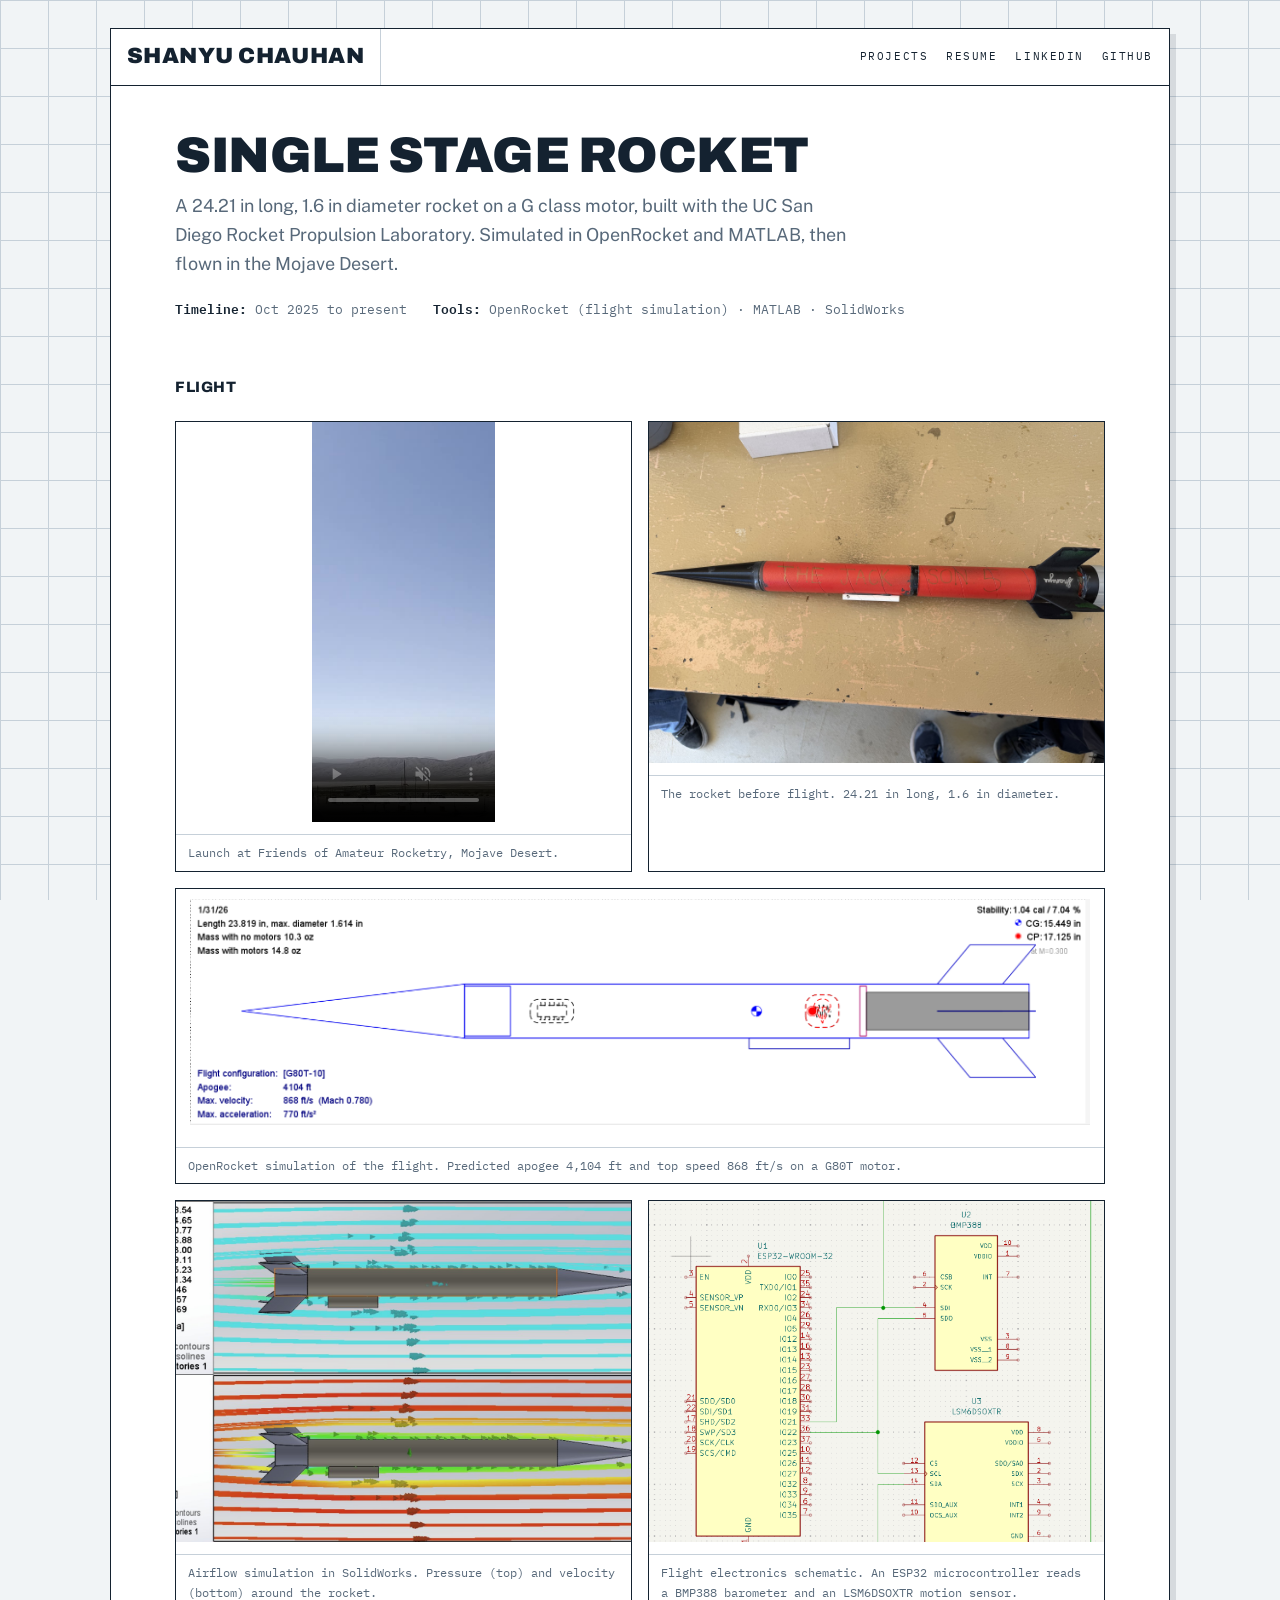
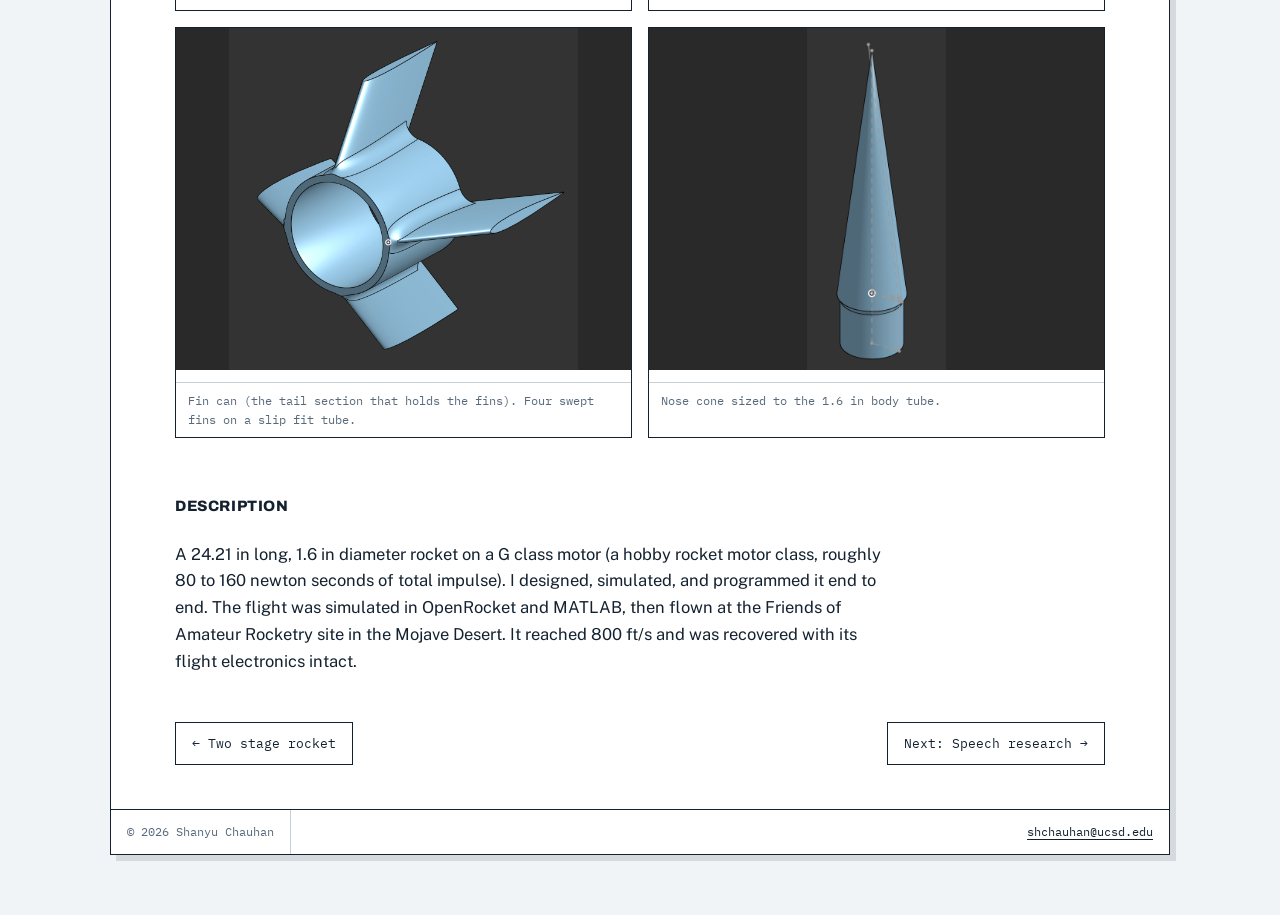
<file: projects/gclass.html>
<!DOCTYPE html>
<html lang="en">
<head>
<meta charset="utf-8">
<meta name="viewport" content="width=device-width, initial-scale=1">
<title>Single Stage Rocket · Shanyu Chauhan</title>
<link rel="preconnect" href="https://fonts.googleapis.com">
<link href="https://fonts.googleapis.com/css2?family=Archivo:wght@700;800;900&family=IBM+Plex+Mono:wght@400;600&family=Public+Sans:wght@400;600&display=swap" rel="stylesheet">
<link rel="stylesheet" href="../css/style.css">
</head>
<body>
<div class="sheet">

  <header class="titlebar">
    <div class="name"><a href="../index.html">Shanyu Chauhan</a></div>
    <nav>
      <a href="../index.html">Projects</a>
      <a href="../assets/Shanyu_Chauhan_Resume.pdf">Resume</a>
      <a href="https://www.linkedin.com/in/shanyu-chauhan">LinkedIn</a>
      <a href="https://github.com/Shanyu11">GitHub</a>
    </nav>
  </header>

  <main class="wrap">

    <div class="projhead">
      <h1>Single Stage Rocket</h1>
      <p class="sub">A 24.21 in long, 1.6 in diameter rocket on a G class motor, built with the UC San Diego
      Rocket Propulsion Laboratory. Simulated in OpenRocket and MATLAB, then flown in the Mojave Desert.</p>
      <div class="specline">
        <span><b>Timeline:</b> Oct 2025 to present</span>
        <span><b>Tools:</b> OpenRocket (flight simulation) · MATLAB · SolidWorks</span>
      </div>
    </div>

    <div class="dim"><h2>Flight</h2></div>
    <div class="mediagrid two">
      <figure class="frame">
        <video class="portrait" src="../images/gclass-launch.mp4" poster="../images/gclass-launch-poster.jpg" controls muted playsinline preload="metadata"></video>
        <figcaption>Launch at Friends of Amateur Rocketry, Mojave Desert.</figcaption>
      </figure>
      <figure class="frame">
        <img src="../images/gclass-bench.jpg" alt="The rocket on the bench before flight">
        <figcaption>The rocket before flight. 24.21 in long, 1.6 in diameter.</figcaption>
      </figure>
    </div>
    <div style="height:16px"></div>
    <figure class="frame">
      <img src="../images/gclass-openrocket.png" alt="OpenRocket simulation of the single stage rocket" style="background:#fff;padding:10px 14px">
      <figcaption>OpenRocket simulation of the flight. Predicted apogee 4,104 ft and top speed 868 ft/s on a G80T motor.</figcaption>
    </figure>
    <div style="height:16px"></div>
    <div class="mediagrid two">
      <figure class="frame">
        <img src="../images/gclass-cfd.jpg" alt="Airflow simulation around the rocket">
        <figcaption>Airflow simulation in SolidWorks. Pressure (top) and velocity (bottom) around the rocket.</figcaption>
      </figure>
      <figure class="frame">
        <img src="../images/gclass-avionics.png" alt="Flight electronics schematic" style="background:#fff">
        <figcaption>Flight electronics schematic. An ESP32 microcontroller reads a BMP388 barometer and an LSM6DSOXTR motion sensor.</figcaption>
      </figure>
    </div>
    <div style="height:16px"></div>
    <div class="mediagrid two">
      <figure class="frame">
        <img src="../images/gclass-fincan.png" class="render" style="background:#292929" alt="Fin can CAD model">
        <figcaption>Fin can (the tail section that holds the fins). Four swept fins on a slip fit tube.</figcaption>
      </figure>
      <figure class="frame">
        <img src="../images/gclass-nosecone.png" class="render" style="background:#292929" alt="Nose cone CAD model">
        <figcaption>Nose cone sized to the 1.6 in body tube.</figcaption>
      </figure>
    </div>

    <div class="dim"><h2>Description</h2></div>
    <section class="prose">
      <p>A 24.21 in long, 1.6 in diameter rocket on a G class motor (a hobby rocket motor class,
      roughly 80 to 160 newton seconds of total impulse). I designed, simulated, and programmed it
      end to end. The flight was simulated in OpenRocket and MATLAB, then flown at the Friends of
      Amateur Rocketry site in the Mojave Desert. It reached 800 ft/s and was recovered with its
      flight electronics intact.</p>
    </section>

    <div class="pager">
      <a href="rockets.html">← Two stage rocket</a>
      <a href="speech.html">Next: Speech research →</a>
    </div>

  </main>

  <footer class="titlefoot">
    <div class="cell">© 2026 Shanyu Chauhan</div>
    <div class="cell"><a href="mailto:shchauhan@ucsd.edu">shchauhan@ucsd.edu</a></div>
  </footer>

</div>
</body>
</html>
</file>
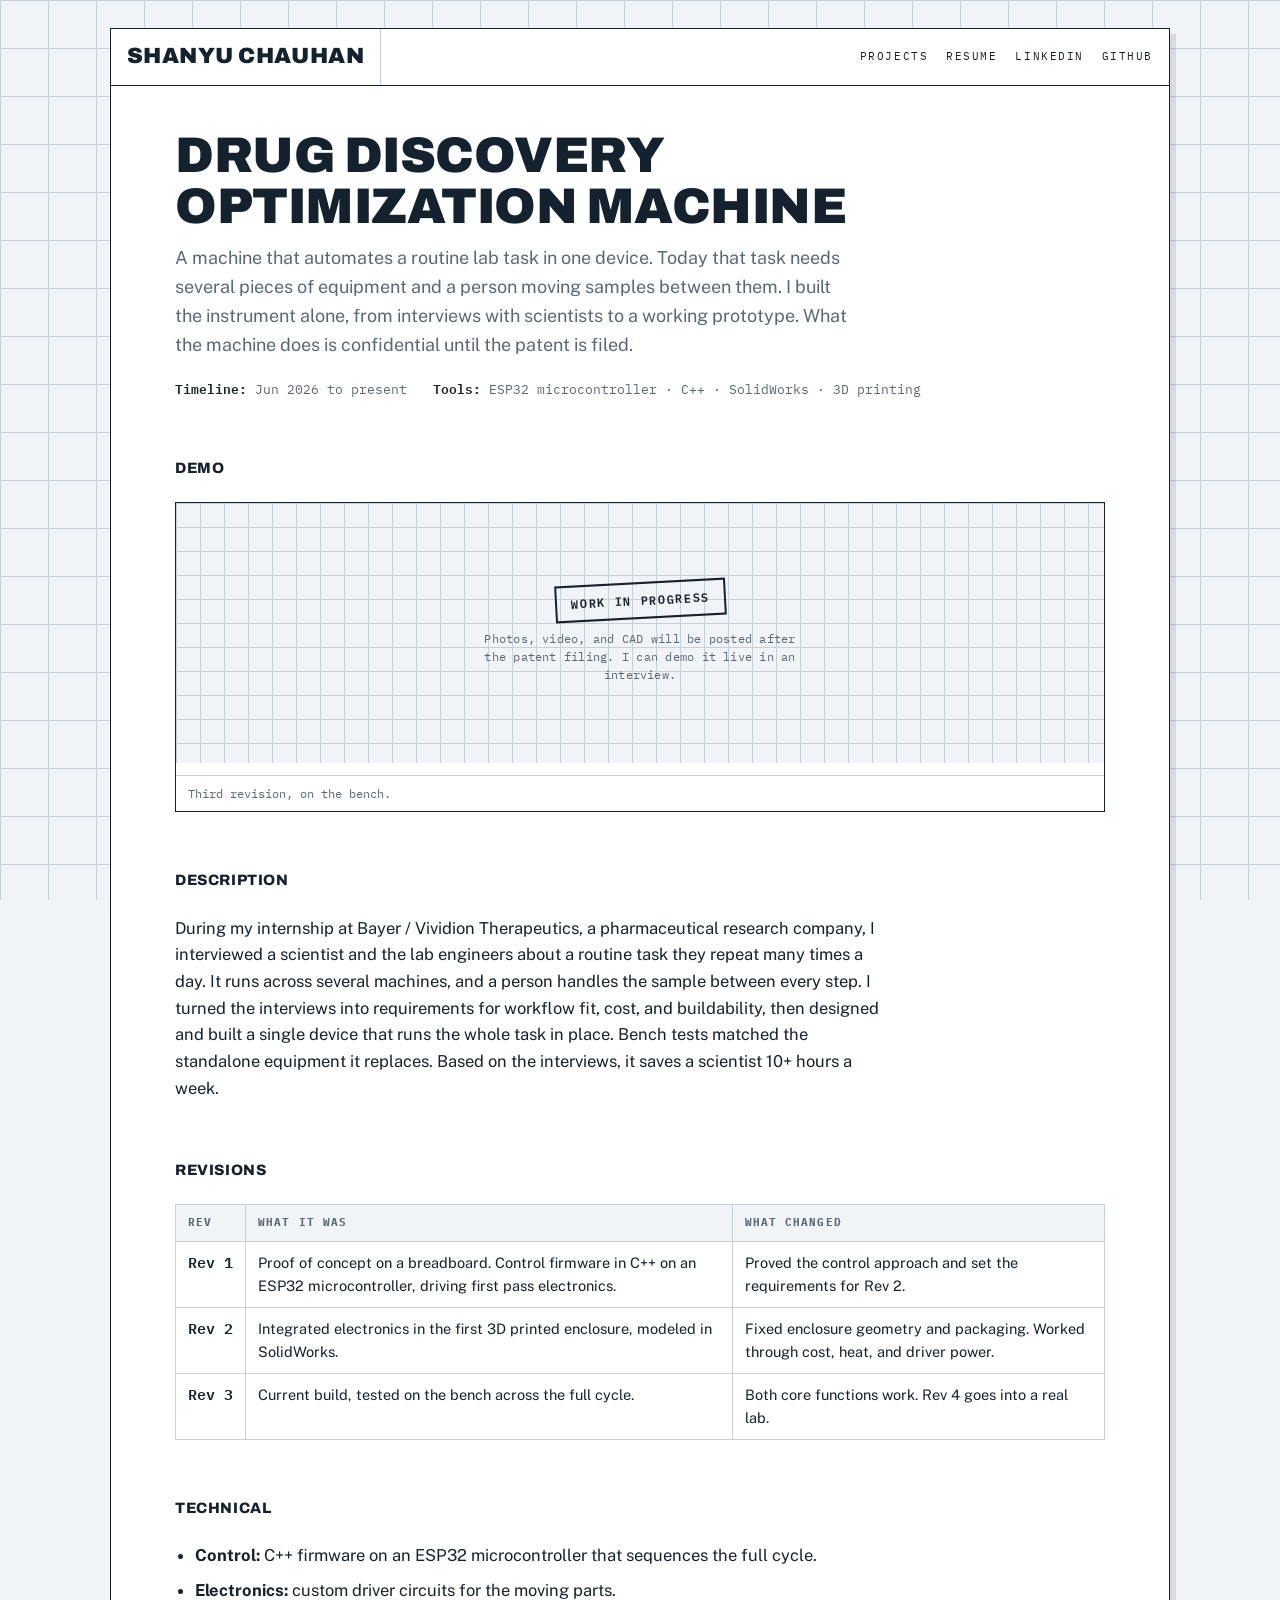
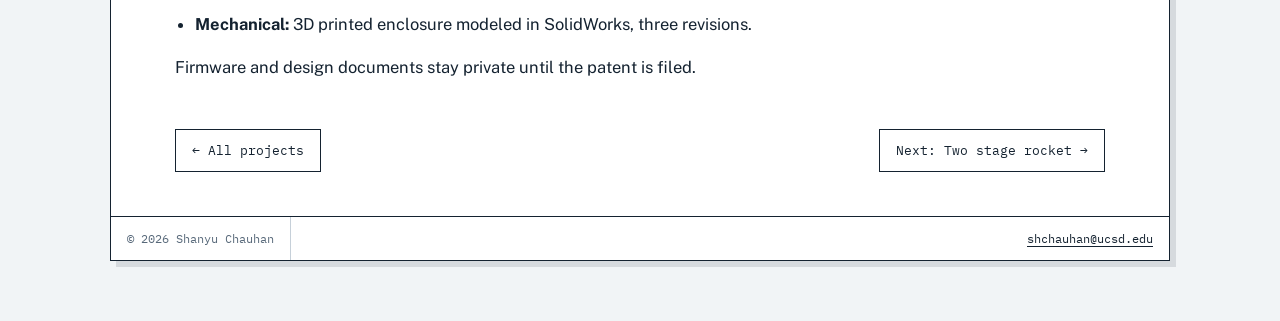
<file: projects/instrument.html>
<!DOCTYPE html>
<html lang="en">
<head>
<meta charset="utf-8">
<meta name="viewport" content="width=device-width, initial-scale=1">
<title>Drug Discovery Optimization Machine · Shanyu Chauhan</title>
<link rel="preconnect" href="https://fonts.googleapis.com">
<link href="https://fonts.googleapis.com/css2?family=Archivo:wght@700;800;900&family=IBM+Plex+Mono:wght@400;600&family=Public+Sans:wght@400;600&display=swap" rel="stylesheet">
<link rel="stylesheet" href="../css/style.css">
</head>
<body>
<div class="sheet">

  <header class="titlebar">
    <div class="name"><a href="../index.html">Shanyu Chauhan</a></div>
    <nav>
      <a href="../index.html">Projects</a>
      <a href="../assets/Shanyu_Chauhan_Resume.pdf">Resume</a>
      <a href="https://www.linkedin.com/in/shanyu-chauhan">LinkedIn</a>
      <a href="https://github.com/Shanyu11">GitHub</a>
    </nav>
  </header>

  <main class="wrap">

    <div class="projhead">
      <h1>Drug Discovery<br>Optimization Machine</h1>
      <p class="sub">A machine that automates a routine lab task in one device. Today that task
      needs several pieces of equipment and a person moving samples between them. I built the
      instrument alone, from interviews with scientists to a working prototype. What the machine
      does is confidential until the patent is filed.</p>
      <div class="specline">
        <span><b>Timeline:</b> Jun 2026 to present</span>
        <span><b>Tools:</b> ESP32 microcontroller · C++ · SolidWorks · 3D printing</span>
      </div>
    </div>

    <div class="dim"><h2>Demo</h2></div>
    <figure class="frame">
      <div class="wip"><span class="stamp">Work in progress</span><span class="note">Photos, video, and CAD will be posted after the patent filing. I can demo it live in an interview.</span></div>
      <figcaption>Third revision, on the bench.</figcaption>
    </figure>

    <div class="dim"><h2>Description</h2></div>
    <section class="prose">
      <p>During my internship at Bayer / Vividion Therapeutics, a pharmaceutical research company,
      I interviewed a scientist and the lab engineers about a routine task they repeat many times a
      day. It runs across several machines, and a person handles the sample between every step.
      I turned the interviews into requirements for workflow fit, cost, and buildability, then
      designed and built a single device that runs the whole task in place. Bench tests matched
      the standalone equipment it replaces. Based on the interviews, it saves a scientist 10+ hours
      a week.</p>
    </section>

    <div class="dim"><h2>Revisions</h2></div>
    <table class="rev">
      <tr><th>Rev</th><th>What it was</th><th>What changed</th></tr>
      <tr><td>Rev 1</td><td>Proof of concept on a breadboard. Control firmware in C++ on an ESP32 microcontroller, driving first pass electronics.</td><td>Proved the control approach and set the requirements for Rev 2.</td></tr>
      <tr><td>Rev 2</td><td>Integrated electronics in the first 3D printed enclosure, modeled in SolidWorks.</td><td>Fixed enclosure geometry and packaging. Worked through cost, heat, and driver power.</td></tr>
      <tr><td>Rev 3</td><td>Current build, tested on the bench across the full cycle.</td><td>Both core functions work. Rev 4 goes into a real lab.</td></tr>
    </table>

    <div class="dim"><h2>Technical</h2></div>
    <section class="prose">
      <ul>
        <li><b>Control:</b> C++ firmware on an ESP32 microcontroller that sequences the full cycle.</li>
        <li><b>Electronics:</b> custom driver circuits for the moving parts.</li>
        <li><b>Mechanical:</b> 3D printed enclosure modeled in SolidWorks, three revisions.</li>
      </ul>
      <p>Firmware and design documents stay private until the patent is filed.</p>
    </section>

    <div class="pager">
      <a href="../index.html">← All projects</a>
      <a href="rockets.html">Next: Two stage rocket →</a>
    </div>

  </main>

  <footer class="titlefoot">
    <div class="cell">© 2026 Shanyu Chauhan</div>
    <div class="cell"><a href="mailto:shchauhan@ucsd.edu">shchauhan@ucsd.edu</a></div>
  </footer>

</div>
</body>
</html>
</file>
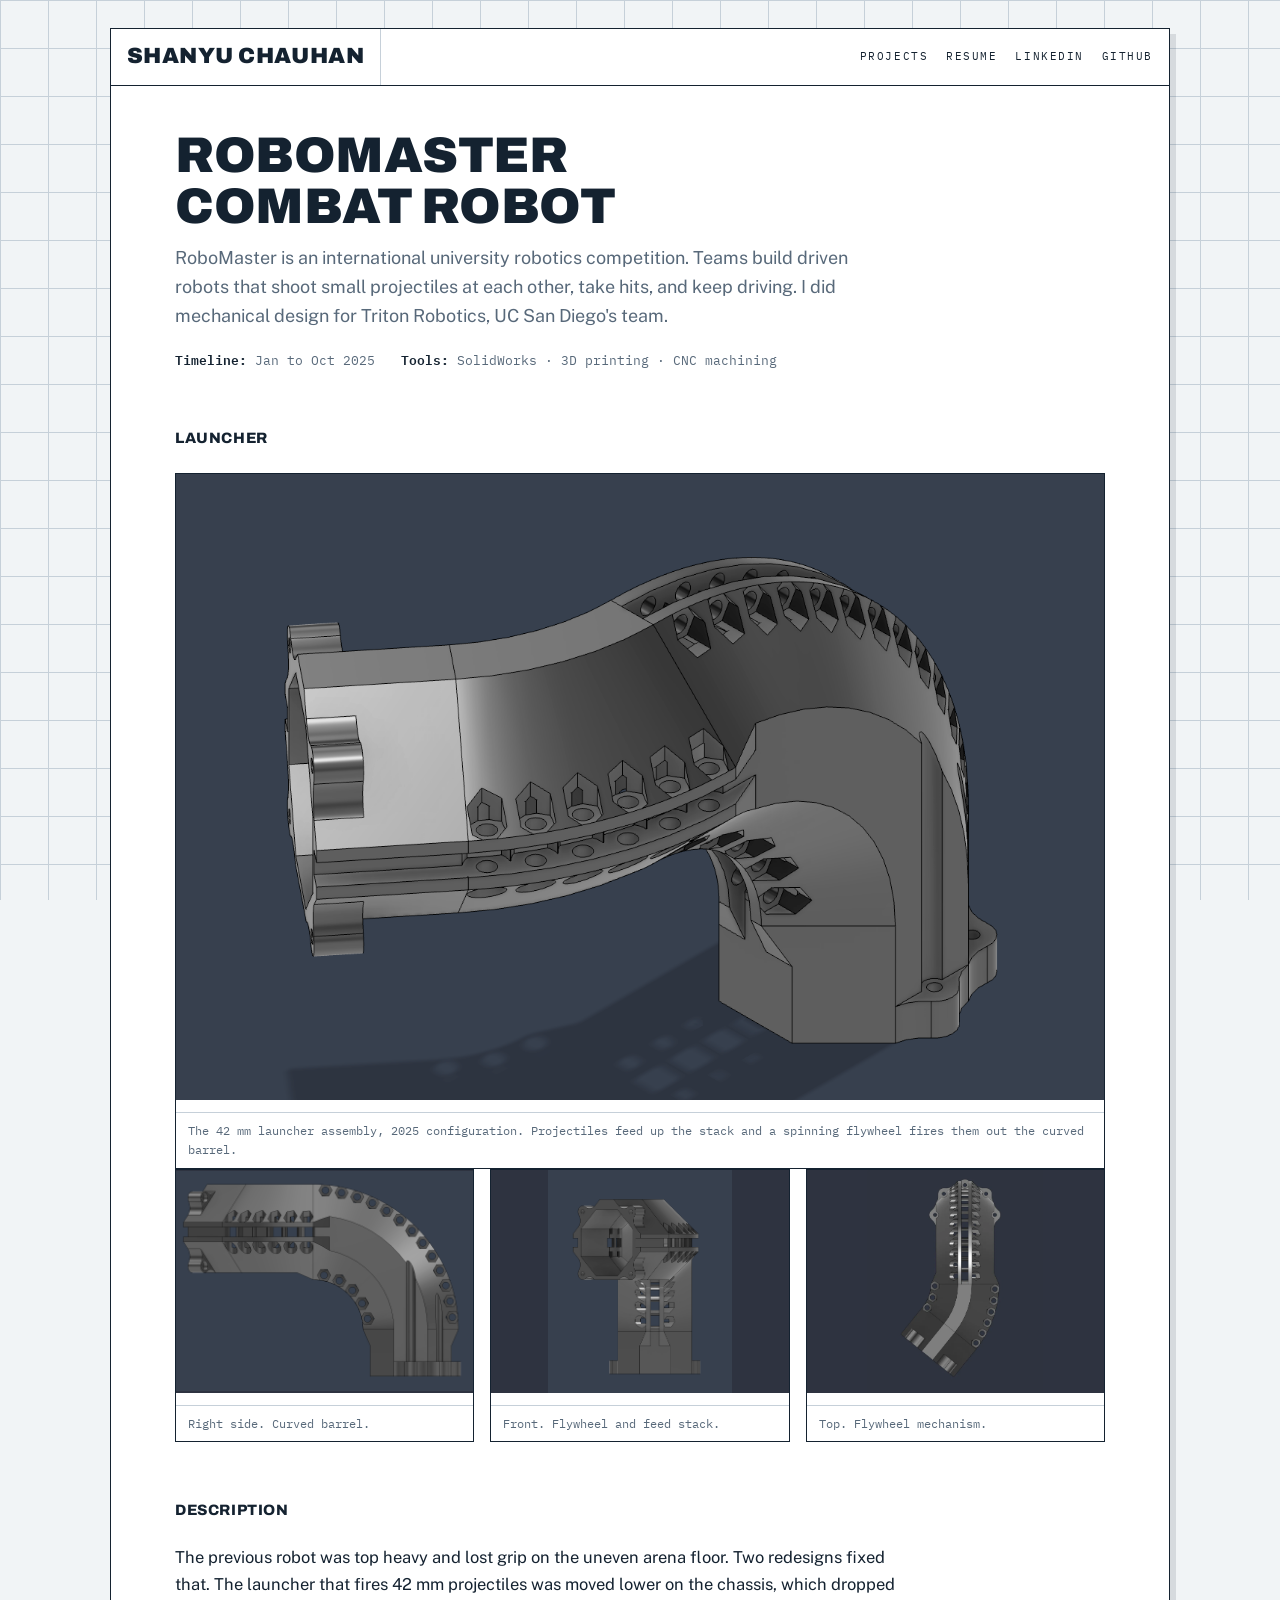
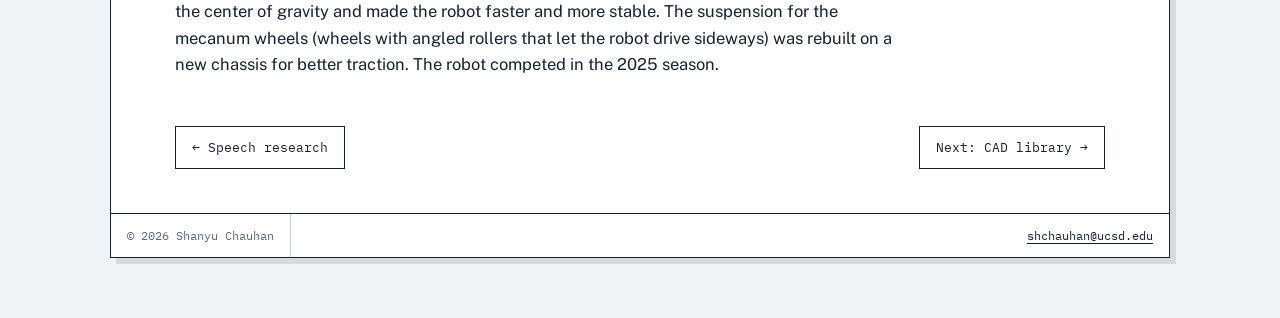
<file: projects/robotics.html>
<!DOCTYPE html>
<html lang="en">
<head>
<meta charset="utf-8">
<meta name="viewport" content="width=device-width, initial-scale=1">
<title>RoboMaster Combat Robot · Shanyu Chauhan</title>
<link rel="preconnect" href="https://fonts.googleapis.com">
<link href="https://fonts.googleapis.com/css2?family=Archivo:wght@700;800;900&family=IBM+Plex+Mono:wght@400;600&family=Public+Sans:wght@400;600&display=swap" rel="stylesheet">
<link rel="stylesheet" href="../css/style.css">
</head>
<body>
<div class="sheet">

  <header class="titlebar">
    <div class="name"><a href="../index.html">Shanyu Chauhan</a></div>
    <nav>
      <a href="../index.html">Projects</a>
      <a href="../assets/Shanyu_Chauhan_Resume.pdf">Resume</a>
      <a href="https://www.linkedin.com/in/shanyu-chauhan">LinkedIn</a>
      <a href="https://github.com/Shanyu11">GitHub</a>
    </nav>
  </header>

  <main class="wrap">

    <div class="projhead">
      <h1>RoboMaster<br>Combat Robot</h1>
      <p class="sub">RoboMaster is an international university robotics competition. Teams build
      driven robots that shoot small projectiles at each other, take hits, and keep driving. I did
      mechanical design for Triton Robotics, UC San Diego's team.</p>
      <div class="specline">
        <span><b>Timeline:</b> Jan to Oct 2025</span>
        <span><b>Tools:</b> SolidWorks · 3D printing · CNC machining</span>
      </div>
    </div>

    <div class="dim"><h2>Launcher</h2></div>
    <figure class="frame">
      <img src="../images/robot-iso.png" alt="42 mm launcher assembly, isometric view">
      <figcaption>The 42 mm launcher assembly, 2025 configuration. Projectiles feed up the stack and a spinning flywheel fires them out the curved barrel.</figcaption>
    </figure>
    <div class="mediagrid">
      <figure class="frame">
        <img src="../images/robot-right.png" class="render" alt="Launcher assembly, right profile">
        <figcaption>Right side. Curved barrel.</figcaption>
      </figure>
      <figure class="frame">
        <img src="../images/robot-front.png" class="render" alt="Launcher assembly, front view">
        <figcaption>Front. Flywheel and feed stack.</figcaption>
      </figure>
      <figure class="frame">
        <img src="../images/robot-top.png" class="render" alt="Launcher assembly, top view">
        <figcaption>Top. Flywheel mechanism.</figcaption>
      </figure>
    </div>


    <div class="dim"><h2>Description</h2></div>
    <section class="prose">
      <p>The previous robot was top heavy and lost grip on the uneven arena floor. Two redesigns
      fixed that. The launcher that fires 42 mm projectiles was moved lower on the chassis, which
      dropped the center of gravity and made the robot faster and more stable. The suspension for
      the mecanum wheels (wheels with angled rollers that let the robot drive sideways) was rebuilt
      on a new chassis for better traction. The robot competed in the 2025 season.</p>
    </section>

    <div class="pager">
      <a href="speech.html">← Speech research</a>
      <a href="cad.html">Next: CAD library →</a>
    </div>

  </main>

  <footer class="titlefoot">
    <div class="cell">© 2026 Shanyu Chauhan</div>
    <div class="cell"><a href="mailto:shchauhan@ucsd.edu">shchauhan@ucsd.edu</a></div>
  </footer>

</div>
</body>
</html>
</file>
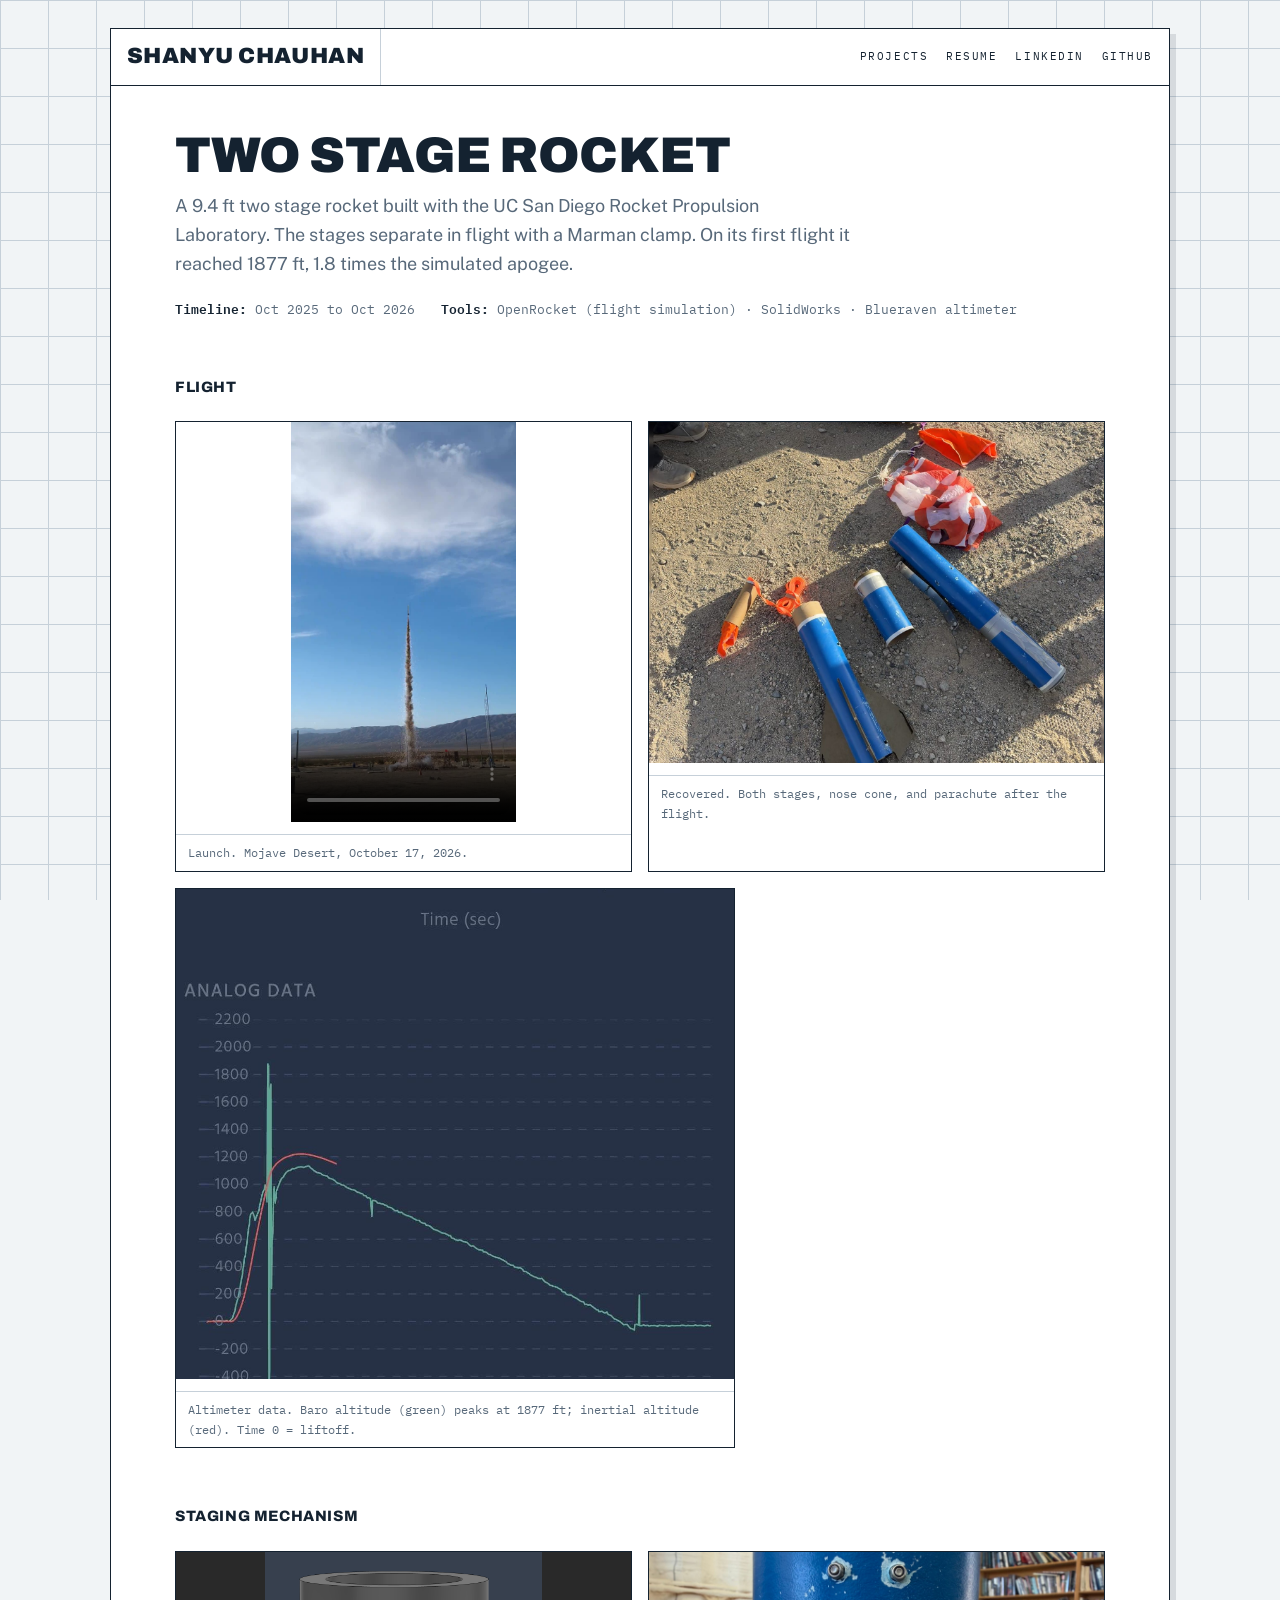
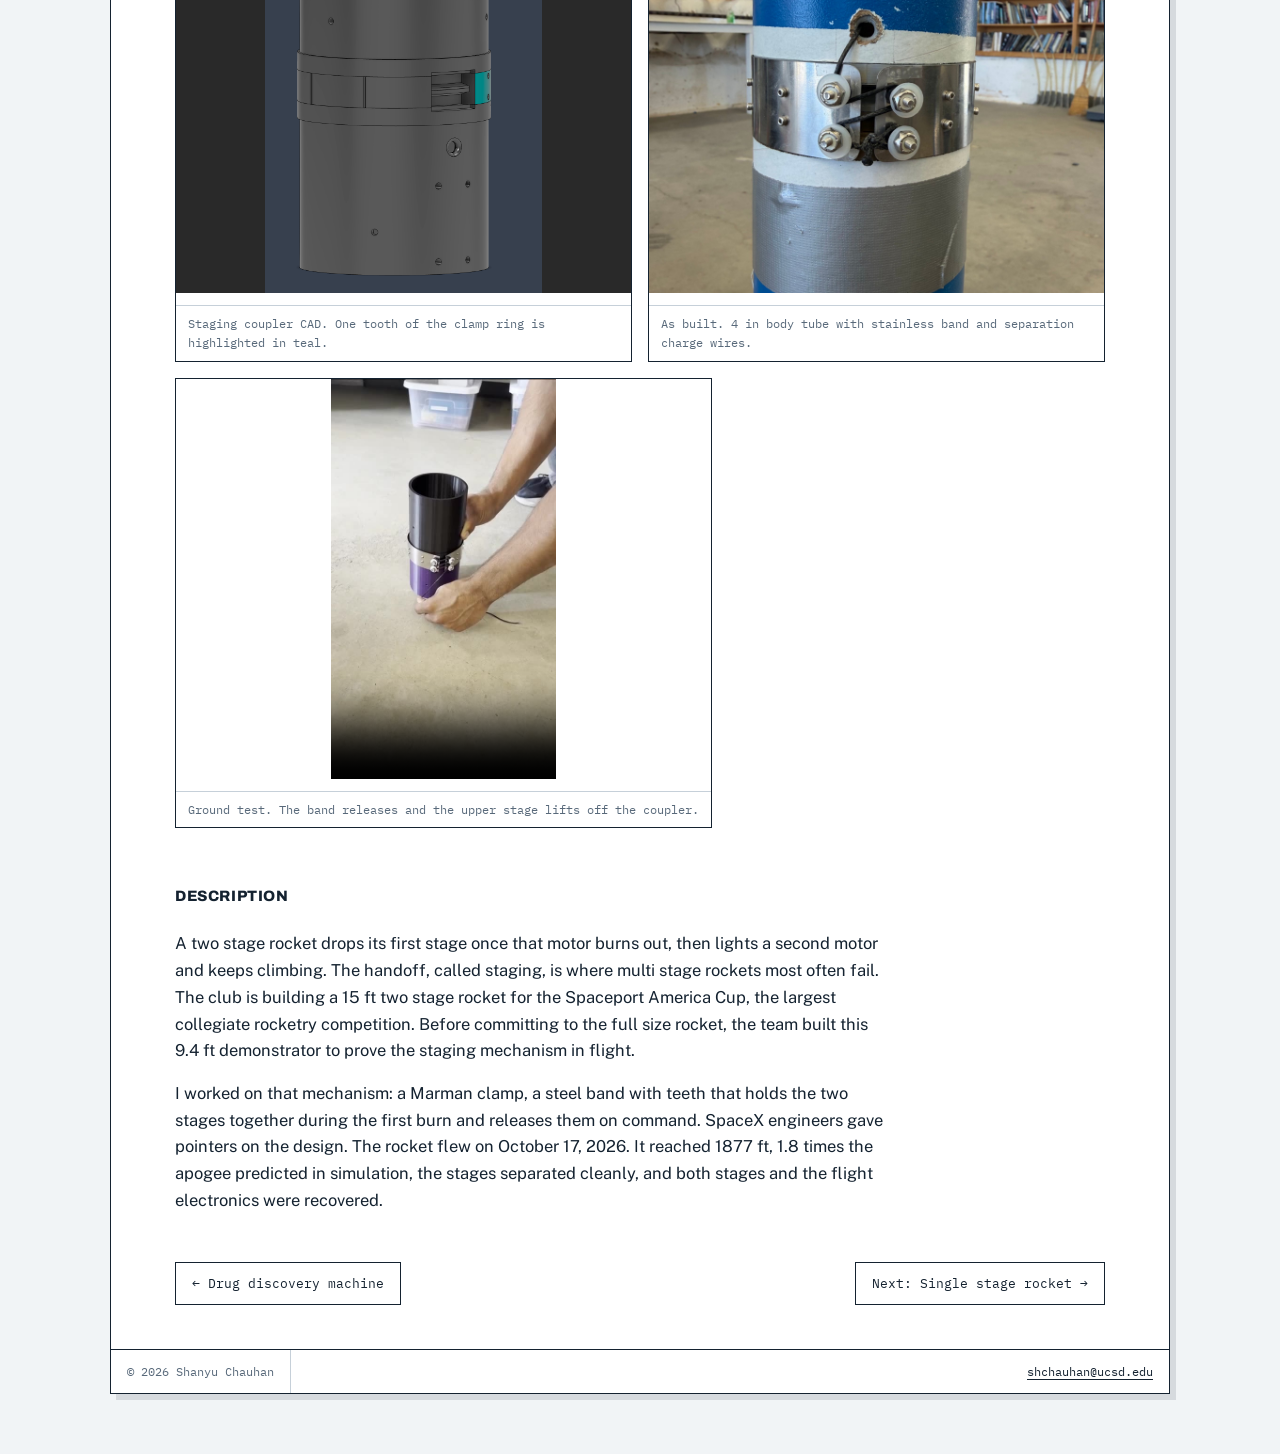
<file: projects/rockets.html>
<!DOCTYPE html>
<html lang="en">
<head>
<meta charset="utf-8">
<meta name="viewport" content="width=device-width, initial-scale=1">
<title>Two Stage Rocket · Shanyu Chauhan</title>
<link rel="preconnect" href="https://fonts.googleapis.com">
<link href="https://fonts.googleapis.com/css2?family=Archivo:wght@700;800;900&family=IBM+Plex+Mono:wght@400;600&family=Public+Sans:wght@400;600&display=swap" rel="stylesheet">
<link rel="stylesheet" href="../css/style.css">
</head>
<body>
<div class="sheet">

  <header class="titlebar">
    <div class="name"><a href="../index.html">Shanyu Chauhan</a></div>
    <nav>
      <a href="../index.html">Projects</a>
      <a href="../assets/Shanyu_Chauhan_Resume.pdf">Resume</a>
      <a href="https://www.linkedin.com/in/shanyu-chauhan">LinkedIn</a>
      <a href="https://github.com/Shanyu11">GitHub</a>
    </nav>
  </header>

  <main class="wrap">

    <div class="projhead">
      <h1>Two Stage Rocket</h1>
      <p class="sub">A 9.4 ft two stage rocket built with the UC San Diego Rocket Propulsion Laboratory.
      The stages separate in flight with a Marman clamp. On its first flight it reached 1877 ft,
      1.8 times the simulated apogee.</p>
      <div class="specline">
        <span><b>Timeline:</b> Oct 2025 to Oct 2026</span>
        <span><b>Tools:</b> OpenRocket (flight simulation) · SolidWorks · Blueraven altimeter</span>
      </div>
    </div>

    <div class="dim"><h2>Flight</h2></div>
    <div class="mediagrid two">
      <figure class="frame">
        <video class="portrait" src="../images/rocket-flight2-web.mp4" poster="../images/rocket-launch-poster.jpg" controls muted playsinline preload="metadata"></video>
        <figcaption>Launch. Mojave Desert, October 17, 2026.</figcaption>
      </figure>
      <figure class="frame">
        <img src="../images/rocket-recovered.jpg" alt="Both stages, nose cone, and parachute laid out after recovery">
        <figcaption>Recovered. Both stages, nose cone, and parachute after the flight.</figcaption>
      </figure>
    </div>
    <div style="height:16px"></div>
    <figure class="frame" style="max-width: 560px;">
      <img src="../images/rocket-altimeter-chart.jpg" alt="Blueraven altimeter data, baro and inertial altitude against time">
      <figcaption>Altimeter data. Baro altitude (green) peaks at 1877 ft; inertial altitude (red). Time 0 = liftoff.</figcaption>
    </figure>

    <div class="dim"><h2>Staging mechanism</h2></div>
    <div class="mediagrid two">
      <figure class="frame">
        <img src="../images/rocket-staging-cad.png" class="render" style="background:#292929" alt="CAD model of the staging coupler with the Marman clamp band">
        <figcaption>Staging coupler CAD. One tooth of the clamp ring is highlighted in teal.</figcaption>
      </figure>
      <figure class="frame">
        <img src="../images/rocket-marman.jpg" alt="Marman clamp staging band on the 4 in body tube">
        <figcaption>As built. 4 in body tube with stainless band and separation charge wires.</figcaption>
      </figure>
    </div>
    <div style="height:16px"></div>
    <figure class="frame" style="width: fit-content; max-width: 100%;">
      <video class="portrait" src="../images/rocket-staging-test.mp4" poster="../images/rocket-staging-test-poster.jpg" controls muted playsinline preload="metadata"></video>
      <figcaption>Ground test. The band releases and the upper stage lifts off the coupler.</figcaption>
    </figure>

    <div class="dim"><h2>Description</h2></div>
    <section class="prose">
      <p>A two stage rocket drops its first stage once that motor burns out, then lights a second
      motor and keeps climbing. The handoff, called staging, is where multi stage rockets most
      often fail. The club is building a 15 ft two stage rocket for the Spaceport America Cup, the
      largest collegiate rocketry competition. Before committing to the full size rocket, the team
      built this 9.4 ft demonstrator to prove the staging mechanism in flight.</p>
      <p>I worked on that mechanism: a Marman clamp, a steel band with teeth that holds the two
      stages together during the first burn and releases them on command. SpaceX engineers gave
      pointers on the design. The rocket flew on October 17, 2026. It reached 1877 ft, 1.8 times
      the apogee predicted in simulation, the stages separated cleanly, and both stages and the
      flight electronics were recovered.</p>
    </section>

    <div class="pager">
      <a href="instrument.html">← Drug discovery machine</a>
      <a href="gclass.html">Next: Single stage rocket →</a>
    </div>

  </main>

  <footer class="titlefoot">
    <div class="cell">© 2026 Shanyu Chauhan</div>
    <div class="cell"><a href="mailto:shchauhan@ucsd.edu">shchauhan@ucsd.edu</a></div>
  </footer>

</div>
</body>
</html>
</file>
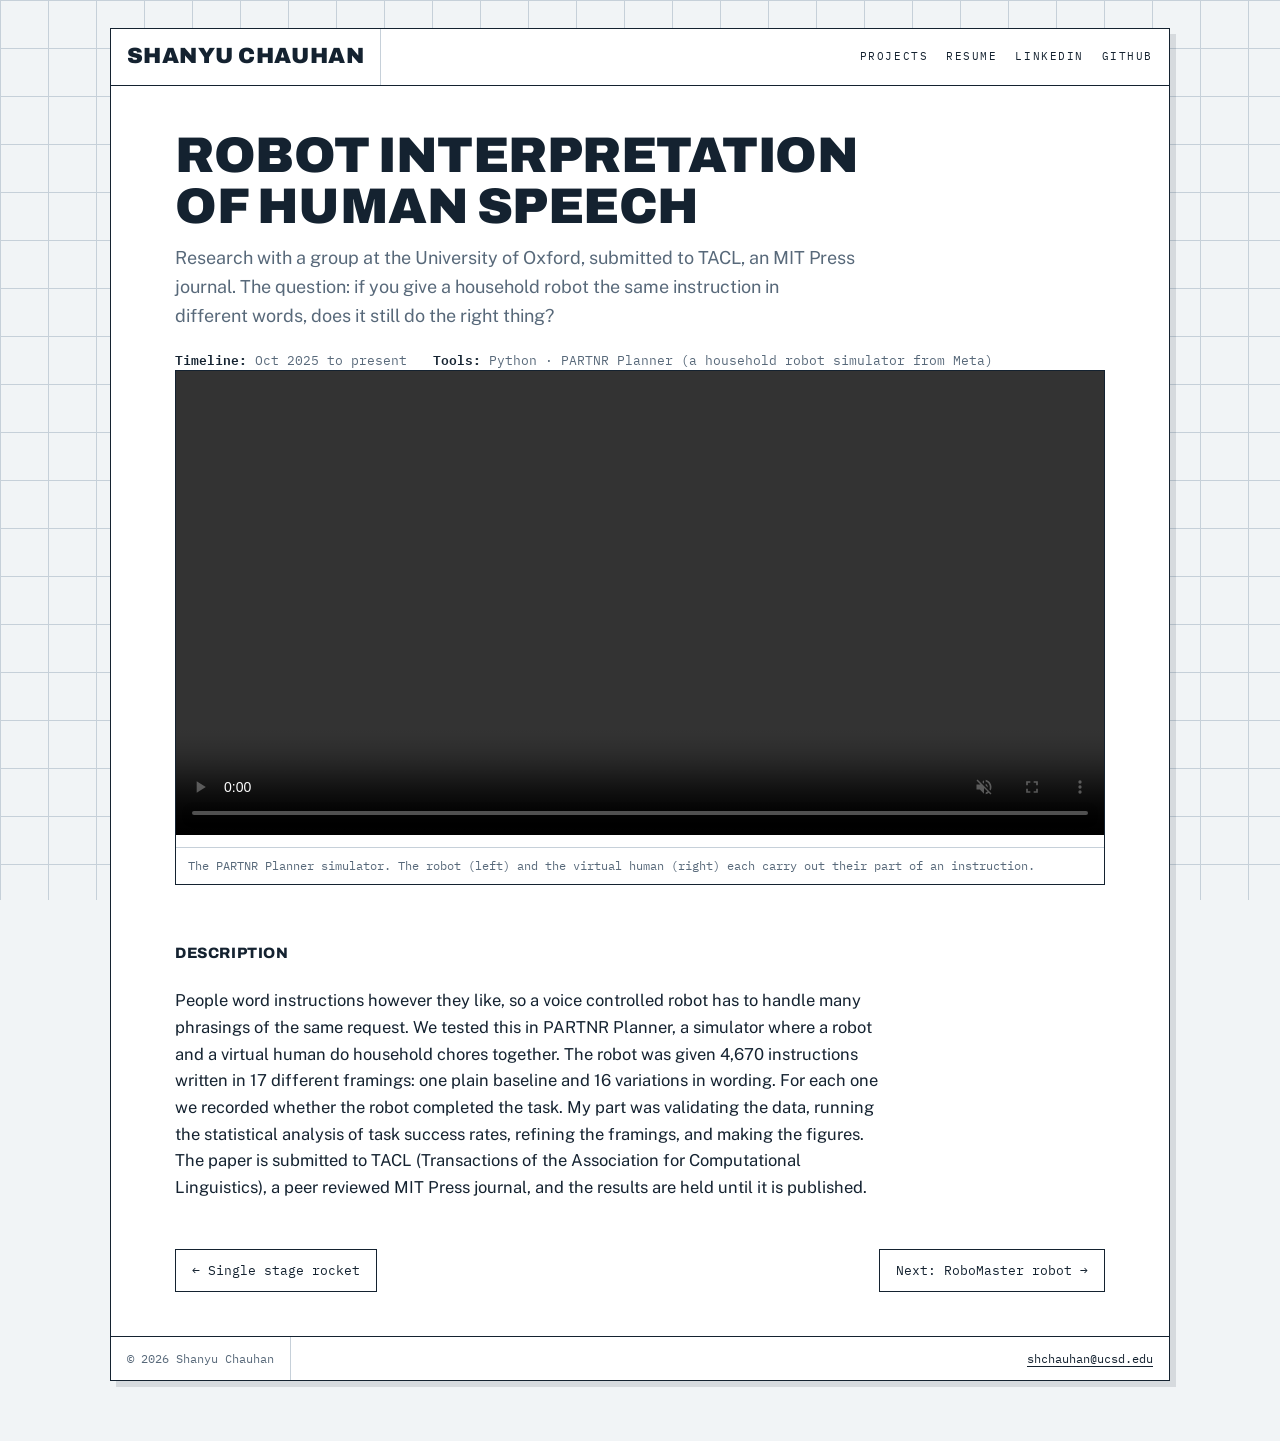
<file: projects/speech.html>
<!DOCTYPE html>
<html lang="en">
<head>
<meta charset="utf-8">
<meta name="viewport" content="width=device-width, initial-scale=1">
<title>Robot Interpretation of Human Speech · Shanyu Chauhan</title>
<link rel="preconnect" href="https://fonts.googleapis.com">
<link href="https://fonts.googleapis.com/css2?family=Archivo:wght@700;800;900&family=IBM+Plex+Mono:wght@400;600&family=Public+Sans:wght@400;600&display=swap" rel="stylesheet">
<link rel="stylesheet" href="../css/style.css">
</head>
<body>
<div class="sheet">

  <header class="titlebar">
    <div class="name"><a href="../index.html">Shanyu Chauhan</a></div>
    <nav>
      <a href="../index.html">Projects</a>
      <a href="../assets/Shanyu_Chauhan_Resume.pdf">Resume</a>
      <a href="https://www.linkedin.com/in/shanyu-chauhan">LinkedIn</a>
      <a href="https://github.com/Shanyu11">GitHub</a>
    </nav>
  </header>

  <main class="wrap">

    <div class="projhead">
      <h1>Robot Interpretation<br>of Human Speech</h1>
      <p class="sub">Research with a group at the University of Oxford, submitted to TACL, an MIT Press
      journal. The question: if you give a household robot the same instruction in different
      words, does it still do the right thing?</p>
      <div class="specline">
        <span><b>Timeline:</b> Oct 2025 to present</span>
        <span><b>Tools:</b> Python · PARTNR Planner (a household robot simulator from Meta)</span>
      </div>
    </div>

    <figure class="frame">
      <video src="../images/speech-sim.mp4" controls muted loop playsinline preload="metadata"></video>
      <figcaption>The PARTNR Planner simulator. The robot (left) and the virtual human (right) each carry out their part of an instruction.</figcaption>
    </figure>


    <div class="dim"><h2>Description</h2></div>
    <section class="prose">
      <p>People word instructions however they like, so a voice controlled robot has to handle many
      phrasings of the same request. We tested this in PARTNR Planner, a simulator where a robot
      and a virtual human do household chores together. The robot was given 4,670 instructions
      written in 17 different framings: one plain baseline and 16 variations in wording. For each
      one we recorded whether the robot completed the task. My part was validating the data,
      running the statistical analysis of task success rates, refining the framings, and making
      the figures. The paper is submitted to TACL (Transactions of the Association for
      Computational Linguistics), a peer reviewed MIT Press journal, and the results are held until it is
      published.</p>
    </section>
    <div class="pager">
      <a href="gclass.html">← Single stage rocket</a>
      <a href="robotics.html">Next: RoboMaster robot →</a>
    </div>

  </main>

  <footer class="titlefoot">
    <div class="cell">© 2026 Shanyu Chauhan</div>
    <div class="cell"><a href="mailto:shchauhan@ucsd.edu">shchauhan@ucsd.edu</a></div>
  </footer>

</div>
</body>
</html>
</file>
<file: css/style.css>
/* ==========================================================================
   Shanyu Chauhan — portfolio
   Aesthetic: engineering drawing sheet / build log.
   Tokens
   ========================================================================== */
:root {
  --paper: #f1f4f6;      /* cool drafting vellum */
  --card: #ffffff;
  --ink: #142230;        /* drawing ink */
  --muted: #58697a;
  --line: #c6d0d9;       /* sheet grid lines */
  --accent: #e8571c;     /* range-safety orange */
  --accent-ink: #b23e0e;
  --mono: "IBM Plex Mono", ui-monospace, Menlo, monospace;
  --display: "Archivo", system-ui, sans-serif;
  --body: "Public Sans", system-ui, sans-serif;
  --maxw: 1060px;
}

* { box-sizing: border-box; }
html { scroll-behavior: smooth; }
@media (prefers-reduced-motion: reduce) {
  html { scroll-behavior: auto; }
  *, *::before, *::after { animation: none !important; transition: none !important; }
}

body {
  margin: 0;
  background: var(--paper);
  background-image:
    linear-gradient(var(--line) 1px, transparent 1px),
    linear-gradient(90deg, var(--line) 1px, transparent 1px);
  background-size: 48px 48px;
  background-attachment: fixed;
  color: var(--ink);
  font-family: var(--body);
  font-size: 16.5px;
  line-height: 1.62;
}

a { color: var(--accent-ink); text-decoration-thickness: 1px; text-underline-offset: 3px; }
a:hover { color: var(--accent); }
:focus-visible { outline: 3px solid var(--accent); outline-offset: 2px; }

.sheet {
  max-width: var(--maxw);
  margin: 28px auto 60px;
  background: var(--card);
  border: 1.5px solid var(--ink);
  box-shadow: 6px 6px 0 rgba(20, 34, 48, 0.12);
}
@media (max-width: 1100px) { .sheet { margin: 14px 12px 40px; } }

/* --- top bar styled as a drawing title strip ------------------------------ */
.titlebar {
  display: flex;
  flex-wrap: wrap;
  align-items: stretch;
  border-bottom: 1.5px solid var(--ink);
  font-family: var(--mono);
  font-size: 12px;
  letter-spacing: 0.04em;
}
.titlebar > * { padding: 10px 16px; }
.titlebar .cell { border-right: 1px solid var(--line); color: var(--muted); }
.titlebar .cell b { color: var(--ink); font-weight: 600; display: block; text-transform: uppercase; font-size: 10px; letter-spacing: 0.12em; }
.titlebar .name {
  font-family: var(--display); font-weight: 900; font-size: 22px;
  letter-spacing: 0.02em; text-transform: uppercase; color: var(--ink);
  border-right: 1px solid var(--line); display: flex; align-items: center;
}
.titlebar .name a { color: inherit; text-decoration: none; }
.titlebar nav { margin-left: auto; display: flex; align-items: center; gap: 18px; }
.titlebar nav a { color: var(--ink); text-decoration: none; text-transform: uppercase; font-size: 11px; letter-spacing: 0.14em; }
.titlebar nav a:hover, .titlebar nav a[aria-current="page"] { color: var(--accent); }
@media (max-width: 720px) {
  .titlebar .cell { display: none; }
  .titlebar nav { gap: 12px; flex-wrap: wrap; }
}

.wrap { padding: 44px clamp(20px, 5vw, 64px); }

/* --- hero ----------------------------------------------------------------- */
.hero h1 {
  font-family: var(--display);
  font-weight: 900;
  font-size: clamp(30px, 4.2vw, 50px);
  line-height: 1.02;
  letter-spacing: -0.015em;
  margin: 0 0 18px;
  text-transform: uppercase;
}
.hero h1 .accent { color: var(--accent); }
.hero .facts { display: grid; grid-template-columns: max-content 1fr; gap: 10px 22px; max-width: 680px; margin: 0 0 8px; border-top: 1.5px solid var(--ink); padding-top: 14px; }
.hero .facts dt { font-family: var(--mono); font-size: 11px; text-transform: uppercase; letter-spacing: 0.12em; color: var(--accent-ink); padding-top: 4px; }
.hero .facts dd { margin: 0; font-size: 16px; line-height: 1.5; color: var(--ink); }
.hero .facts dd a { font-family: var(--mono); font-size: 13px; }
@media (max-width: 600px) { .hero .lede { white-space: normal; } .hero .facts { grid-template-columns: 1fr; gap: 2px 0; } .hero .facts dd { margin-bottom: 10px; } }
.hero .lede { font-size: clamp(16px, 2.3vw, 24.5px); max-width: 900px; white-space: normal; color: var(--ink); margin: 0 0 14px; }
.hero .currently {
  font-family: var(--mono); font-size: 13px; color: var(--muted);
  border-left: 3px solid var(--accent); padding: 4px 0 4px 12px; margin: 22px 0 0;
}
.hero .currently b { color: var(--ink); font-weight: 600; }

/* spec strip: measured results, mono, ruled like a data table */
.specstrip {
  display: grid;
  grid-template-columns: repeat(4, 1fr);
  border: 1.5px solid var(--ink);
  margin: 34px 0 0;
}
.specstrip .spec { padding: 14px 16px; border-right: 1px solid var(--line); }
.specstrip .spec:last-child { border-right: 0; }
.specstrip .val { font-family: var(--mono); font-size: clamp(18px, 2.6vw, 26px); font-weight: 600; color: var(--ink); }
.specstrip .lbl { font-family: var(--mono); font-size: 11px; text-transform: uppercase; letter-spacing: 0.1em; color: var(--muted); margin-top: 2px; }
@media (max-width: 720px) {
  .specstrip { grid-template-columns: 1fr 1fr; }
  .specstrip .spec:nth-child(2) { border-right: 0; }
  .specstrip .spec:nth-child(-n+2) { border-bottom: 1px solid var(--line); }
}

/* --- section headings with dimension-line rule ---------------------------- */
.dim {
  display: flex; align-items: center; gap: 14px;
  margin: 56px 0 22px;
}
.dim h2 {
  font-family: var(--display); font-weight: 800; text-transform: uppercase;
  letter-spacing: 0.04em; font-size: 15px; margin: 0; white-space: nowrap;
}
.dim .rule { flex: 1; height: 1px; background: var(--ink); position: relative; }
.dim .rule::before, .dim .rule::after {
  content: ""; position: absolute; top: -4px; width: 1px; height: 9px; background: var(--ink);
}
.dim .rule::before { left: 0; } .dim .rule::after { right: 0; }
.dim .tag { font-family: var(--mono); font-size: 15px; font-weight: 600; color: var(--muted); letter-spacing: 0.08em; }

/* --- project index cards (title-block style) ------------------------------ */
.grid { display: grid; grid-template-columns: 1fr 1fr; gap: 22px; }
@media (max-width: 820px) { .grid { grid-template-columns: 1fr; } }

.pcard {
  border: 1.5px solid var(--ink);
  background: var(--card);
  display: flex; flex-direction: column;
  text-decoration: none; color: inherit;
  transition: transform 120ms ease, box-shadow 120ms ease;
}
.pcard:hover { transform: translate(-2px, -2px); box-shadow: 4px 4px 0 var(--accent); color: inherit; }
.pcard .media { aspect-ratio: 16 / 9; background: var(--paper); border-bottom: 1.5px solid var(--ink); position: relative; overflow: hidden; }
.pcard .media img { width: 100%; height: 100%; object-fit: cover; display: block; }
.pcard .block {
  display: grid; grid-template-columns: 1fr auto; gap: 2px 12px;
  padding: 12px 16px 14px;
}
.pcard h3 { font-family: var(--display); font-weight: 800; font-size: 18px; margin: 0; grid-column: 1 / -1; }
.pcard .meta { font-family: var(--mono); font-size: 11.5px; color: var(--muted); letter-spacing: 0.05em; }
.pcard .status { font-family: var(--mono); font-size: 11px; color: var(--accent-ink); text-transform: uppercase; letter-spacing: 0.1em; justify-self: end; align-self: center; }

/* --- media / photo placeholders ------------------------------------------- */
.ph {
  border: 2px dashed var(--accent);
  background: repeating-linear-gradient(-45deg, transparent, transparent 10px, rgba(232, 87, 28, 0.05) 10px, rgba(232, 87, 28, 0.05) 20px);
  color: var(--accent-ink);
  font-family: var(--mono); font-size: 13px; letter-spacing: 0.03em;
  display: flex; align-items: center; justify-content: center; text-align: center;
  padding: 18px; min-height: 120px;
}
.media .ph { position: absolute; inset: 0; }
figure { margin: 0; }
figure.frame { border: 1.5px solid var(--ink); }
figure.frame img, figure.frame video { width: 100%; display: block; }
figure.frame video.portrait { width: auto; max-width: 100%; max-height: 400px; margin: 0 auto; background: #111; }
figcaption {
  font-family: var(--mono); font-size: 12px; color: var(--muted);
  border-top: 1px solid var(--line); padding: 8px 12px; margin-top: 12px;
}
.mediagrid { display: grid; grid-template-columns: 1fr 1fr 1fr; gap: 16px; }
.mediagrid.two { grid-template-columns: 1fr 1fr; }
.mediagrid figure.frame img { aspect-ratio: 4 / 3; object-fit: cover; }
.mediagrid figure.frame img.render { object-fit: contain; }
.mediagrid figure.frame img.render { background: #2e3340; }
figure.frame img.tall { width: auto; max-width: 100%; max-height: 420px; margin: 0 auto; }
@media (max-width: 820px) { .mediagrid { grid-template-columns: 1fr; } }

/* --- project page scaffolding --------------------------------------------- */
.projhead h1 {
  font-family: var(--display); font-weight: 900; text-transform: uppercase;
  font-size: clamp(30px, 5vw, 50px); line-height: 1.03; letter-spacing: -0.01em; margin: 0 0 10px;
}
.projhead .sub { font-size: 18px; color: var(--muted); max-width: 680px; margin: 0; }
.specline {
  display: flex; flex-wrap: wrap; gap: 8px 26px; margin: 20px 0 0;
  font-family: var(--mono); font-size: 12.5px; color: var(--muted);
}
.specline b { color: var(--ink); font-weight: 600; }

.prose { max-width: 720px; }
.prose p { margin: 0 0 16px; }
.prose ul { margin: 0 0 16px; padding-left: 20px; }
.prose li { margin-bottom: 8px; }
.callout {
  border: 1.5px solid var(--ink); border-left: 6px solid var(--accent);
  padding: 14px 18px; margin: 22px 0; max-width: 720px; background: var(--paper);
}
.callout .k { font-family: var(--mono); font-size: 11px; text-transform: uppercase; letter-spacing: 0.12em; color: var(--accent-ink); display: block; margin-bottom: 4px; }

/* revision table — encodes the iteration story */
table.rev { border-collapse: collapse; width: 100%; font-size: 14.5px; }
table.rev th, table.rev td { border: 1px solid var(--line); padding: 9px 12px; text-align: left; vertical-align: top; }
table.rev th { font-family: var(--mono); font-size: 11px; text-transform: uppercase; letter-spacing: 0.1em; color: var(--muted); background: var(--paper); }
table.rev td:first-child { font-family: var(--mono); font-weight: 600; white-space: nowrap; }

/* --- footer as drawing border --------------------------------------------- */
footer.titlefoot {
  border-top: 1.5px solid var(--ink);
  display: flex; flex-wrap: wrap; gap: 0;
  font-family: var(--mono); font-size: 12px; color: var(--muted);
}
footer.titlefoot .cell { padding: 12px 16px; border-right: 1px solid var(--line); }
footer.titlefoot .cell:last-child { border-right: 0; margin-left: auto; }
footer.titlefoot a { color: var(--ink); }

/* pager between projects */
.pager { display: flex; justify-content: space-between; gap: 16px; margin-top: 48px; font-family: var(--mono); font-size: 13px; }
.pager a { text-decoration: none; border: 1.5px solid var(--ink); padding: 10px 16px; color: var(--ink); }
.pager a:hover { box-shadow: 3px 3px 0 var(--accent); }

/* --- CAD library cards ------------------------------------------------------ */
.pcard .desc { grid-column: 1 / -1; font-family: var(--body); font-size: 14px; line-height: 1.5; color: var(--ink); margin: 2px 0 4px; }
.media.fit { background: #fff; }
/* Withheld / text tiles (no photo available) */
.wip, .tile {
  background-color: var(--paper);
  background-image: linear-gradient(var(--line) 1px, transparent 1px), linear-gradient(90deg, var(--line) 1px, transparent 1px);
  background-size: 24px 24px;
  display: flex; flex-direction: column; align-items: center; justify-content: center; text-align: center;
  gap: 10px; padding: 24px; min-height: 180px;
  font-family: var(--mono); font-size: 12px; letter-spacing: 0.06em; color: var(--muted);
}
.wip .stamp { border: 2px solid var(--ink); color: var(--ink); font-weight: 600; text-transform: uppercase; letter-spacing: 0.14em; padding: 7px 14px; transform: rotate(-3deg); }
.wip .note { max-width: 46ch; line-height: 1.5; letter-spacing: 0.02em; }
.tile .big { font-family: var(--display); font-weight: 900; font-size: 44px; line-height: 1; color: var(--ink); letter-spacing: -0.01em; }
.tile .sub { text-transform: uppercase; letter-spacing: 0.12em; font-size: 11px; }
.media .wip, .media .tile { position: absolute; inset: 0; min-height: 0; }
.media .tile .big { font-size: 40px; }
figure.frame .wip { min-height: 260px; }
.media.fit img { object-fit: contain; }
</file>
